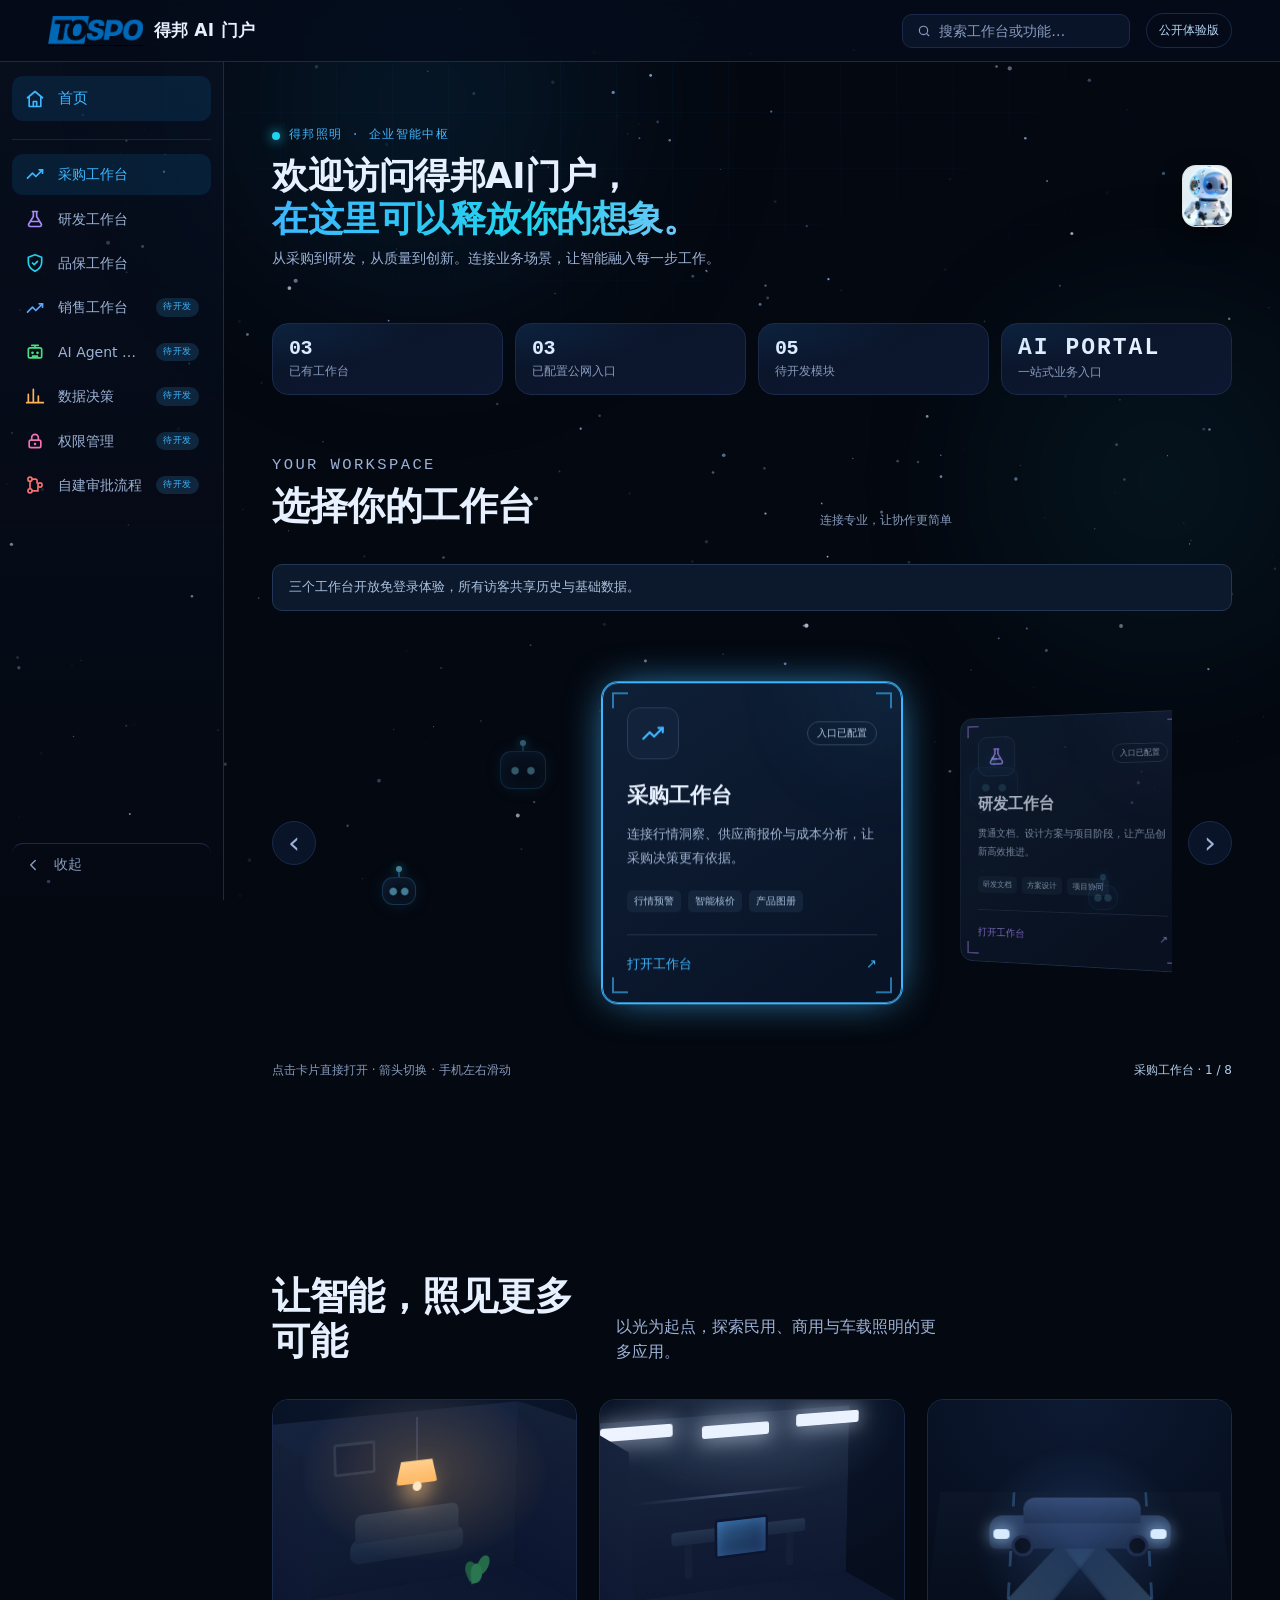
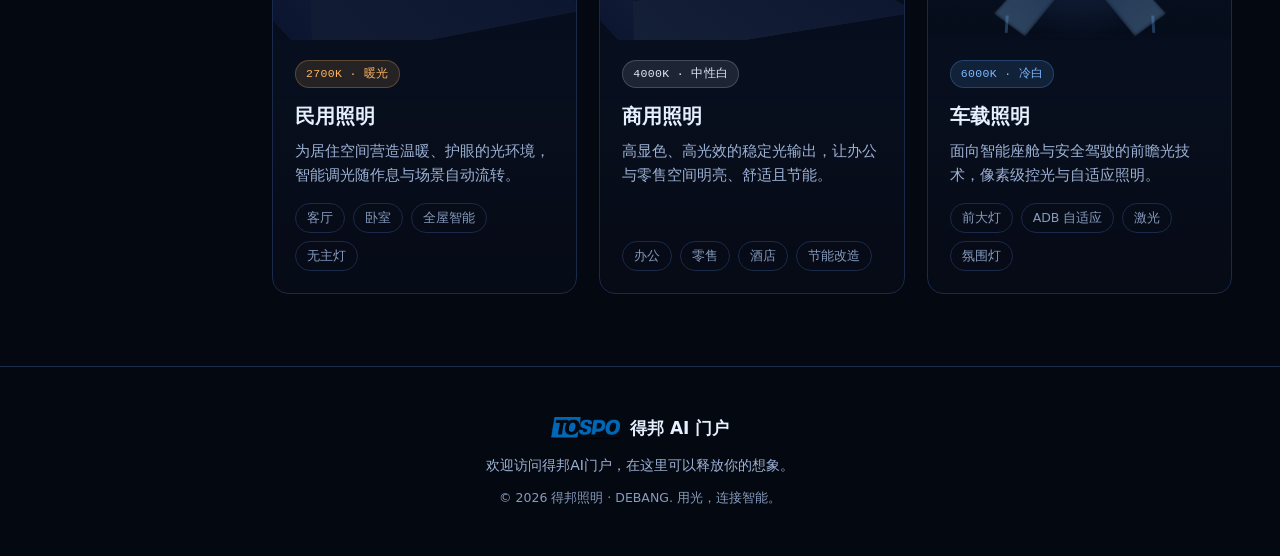
<file: index.html>
<!DOCTYPE html>
<html lang="zh-CN">
<head>
  <meta charset="UTF-8" />
  <meta name="viewport" content="width=device-width, initial-scale=1.0" />
  <title>得邦 AI 门户 · 智能工作台</title>
  <meta name="description" content="得邦 AI 门户 —— 面向照明制造企业的内部 AI 工作台，连接采购、研发、品保工作台，探索企业 AI 应用。" />
  <link rel="stylesheet" href="css/base.css" />
  <link rel="stylesheet" href="css/home.css" />
  <link rel="stylesheet" href="css/portal.css?v=aa05c3f56104" />
  <link rel="icon" href="logo.png" />
</head>
<body>
  <!-- 背景光效 -->
  <div class="bg-field" aria-hidden="true">
    <canvas class="stars" id="stars"></canvas>
    <div class="bg-beam bg-beam--a"></div>
    <div class="bg-beam bg-beam--b"></div>
    <div class="bg-grid"></div>
  </div>

  <!-- ============ 顶部导航 ============ -->
  <header class="site-header">
    <a class="brand" href="#top" aria-label="得邦 AI 门户首页">
      <img class="brand-logo" src="logo.png" alt="得邦 logo" />
      <span class="brand__name">得邦 AI 门户</span>
    </a>
    <div class="header-right">
      <div class="search" role="search">
        <svg viewBox="0 0 24 24" width="16" height="16" aria-hidden="true"><circle cx="11" cy="11" r="7" fill="none" stroke="currentColor" stroke-width="2"/><path d="M20 20 L16.5 16.5" stroke="currentColor" stroke-width="2" stroke-linecap="round"/></svg>
        <input type="text" id="global-search" placeholder="搜索工作台或功能…" aria-label="搜索工作台或功能" autocomplete="off" />
      </div>
<span class="visitor-chip">公开体验版</span>
    </div>
  </header>

  <!-- ============ 布局：侧边栏 + 内容 ============ -->
  <div class="layout">
    <aside class="sidebar" id="sidebar" aria-label="侧边导航">
      <nav class="sidebar__nav">
        <a class="side-item is-active" href="#top" data-nav="home" title="首页">
          <span class="side-item__icon">
            <svg viewBox="0 0 24 24" width="20" height="20"><path d="M3 10.5L12 3l9 7.5" fill="none" stroke="currentColor" stroke-width="2" stroke-linecap="round" stroke-linejoin="round"/><path d="M5 9.5V21h14V9.5" fill="none" stroke="currentColor" stroke-width="2" stroke-linecap="round" stroke-linejoin="round"/><path d="M10 21v-6h4v6" fill="none" stroke="currentColor" stroke-width="2" stroke-linecap="round" stroke-linejoin="round"/></svg>
          </span>
          <span class="side-item__label">首页</span>
        </a>



        <div class="sidebar__modules" id="sidebar-modules"><!-- JS 渲染 --></div>
      </nav>

      <button class="sidebar__collapse" id="sidebar-toggle" type="button" title="收起导航" aria-label="收起导航">
        <svg viewBox="0 0 24 24" width="18" height="18" class="collapse-chevron"><path d="M15 6l-6 6 6 6" fill="none" stroke="currentColor" stroke-width="2" stroke-linecap="round" stroke-linejoin="round"/></svg>
        <span class="sidebar__collapse-label">收起</span>
      </button>
    </aside>

    <main class="content" id="top">
      <!-- ============ HERO 欢迎语 ============ -->
      <section class="hero" aria-labelledby="hero-title">
        <div class="hero__copy">
          <p class="hero__kicker"><span class="pulse-dot"></span> 得邦照明 · 企业智能中枢</p>
          <h1 id="hero-title" class="hero__title">欢迎访问得邦AI门户，<br /><em>在这里可以释放你的想象。</em></h1>
          <p class="hero__sub">从采购到研发，从质量到创新。连接业务场景，让智能融入每一步工作。</p>
        </div>
        <div class="hero__mascot" aria-hidden="true">
          <img class="mascot__img" src="人偶.png" alt="" />
        </div>
      </section>

      <section class="stats" aria-label="工作台概览">
        <div class="stat"><div class="stat__body"><strong class="stat__num">03</strong><span class="stat__label">已有工作台</span></div></div>
        <div class="stat"><div class="stat__body"><strong class="stat__num" id="configured-count">00</strong><span class="stat__label">已配置公网入口</span></div></div>
        <div class="stat"><div class="stat__body"><strong class="stat__num">05</strong><span class="stat__label">待开发模块</span></div></div>
        <div class="stat"><div class="stat__body"><strong class="stat__num stat__num--text">AI PORTAL</strong><span class="stat__label">一站式业务入口</span></div></div>
      </section>
      <section class="departments" id="departments" aria-labelledby="departments-title">
        <div class="section-head"><div><p class="section-eyebrow">YOUR WORKSPACE</p><h2 id="departments-title">选择你的工作台</h2></div><span class="section-note">连接专业，让协作更简单</span></div>
        <p class="portal-notice" id="portal-notice">采购、研发、品保项目已具备本地应用，云端服务接入后即可从这里访问。</p>
        <div class="dept-carousel" id="dept-carousel" role="region" aria-label="工作台轮播" aria-roledescription="轮播">
          <button class="carousel__nav carousel__nav--prev" type="button" aria-label="上一个工作台">‹</button>
          <div class="carousel3d" tabindex="0" aria-label="工作台卡片：点击后在新标签页打开；方向键切换" aria-describedby="carousel-help">
            <div class="carousel3d__bg" id="carousel3d-bg" aria-hidden="true"><span class="robo robo--1"></span><span class="robo robo--2"></span><span class="robo robo--3"></span><span class="robo robo--4"></span><span class="robo robo--5"></span></div>
            <div class="carousel3d__ring" id="dept-grid"></div>
          </div>
          <button class="carousel__nav carousel__nav--next" type="button" aria-label="下一个工作台">›</button>
        </div>
        <div class="carousel-caption"><p id="carousel-help">点击卡片直接打开 · 箭头切换 · 手机左右滑动</p><p id="carousel-status" role="status" aria-live="polite"></p></div>
        <p id="search-empty" class="empty-state" hidden role="status">没有找到匹配的工作台，请换个关键词。</p>
        <noscript><p class="portal-notice">请启用浏览器 JavaScript 查看工作台。当前三个工作台的云端服务尚待接入。</p></noscript>
      </section>
      <!-- ============ 3D 照明场景 ============ -->
      <section class="scenes" id="scenes" aria-labelledby="scenes-title">
        <div class="section-head">
          <h2 id="scenes-title">让智能，照见更多可能</h2>
          <p>以光为起点，探索民用、商用与车载照明的更多应用。</p>
        </div>

        <div class="scenes__grid">
          <article class="scene-card">
            <div class="scene3d scene3d--home" data-tilt data-tilt-max="14">
              <div class="room">
                <div class="face face--back"></div>
                <div class="face face--floor"></div>
                <div class="face face--left"></div>
                <div class="face face--right"></div>
                <div class="pendant">
                  <div class="pendant__cord"></div>
                  <div class="pendant__shade"></div>
                  <div class="pendant__bulb"></div>
                </div>
                <div class="sofa"><div class="sofa__seat"></div><div class="sofa__back"></div></div>
                <div class="plant"><span class="plant__leaf plant__leaf--1"></span><span class="plant__leaf plant__leaf--2"></span><span class="plant__leaf plant__leaf--3"></span></div>
                <div class="frame"></div>
              </div>
              <div class="scene3d__glow scene3d__glow--warm"></div>
            </div>
            <div class="scene-card__body">
              <span class="temp-chip temp-chip--warm">2700K · 暖光</span>
              <h3>民用照明</h3>
              <p>为居住空间营造温暖、护眼的光环境，智能调光随作息与场景自动流转。</p>
              <ul class="scene-tags"><li>客厅</li><li>卧室</li><li>全屋智能</li><li>无主灯</li></ul>
            </div>
          </article>

          <article class="scene-card">
            <div class="scene3d scene3d--commercial" data-tilt data-tilt-max="14">
              <div class="office">
                <div class="face face--back"></div>
                <div class="face face--floor"></div>
                <div class="face face--left"></div>
                <div class="ceiling"><span class="panel panel--1"></span><span class="panel panel--2"></span><span class="panel panel--3"></span></div>
                <div class="desk"><div class="desk__top"></div><div class="desk__leg desk__leg--1"></div><div class="desk__leg desk__leg--2"></div></div>
                <div class="monitor"><div class="monitor__screen"></div></div>
                <div class="track"></div>
              </div>
              <div class="scene3d__glow scene3d__glow--cool"></div>
            </div>
            <div class="scene-card__body">
              <span class="temp-chip temp-chip--neutral">4000K · 中性白</span>
              <h3>商用照明</h3>
              <p>高显色、高光效的稳定光输出，让办公与零售空间明亮、舒适且节能。</p>
              <ul class="scene-tags"><li>办公</li><li>零售</li><li>酒店</li><li>节能改造</li></ul>
            </div>
          </article>

          <article class="scene-card">
            <div class="scene3d scene3d--auto" data-tilt data-tilt-max="14">
              <div class="road">
                <div class="road__plane">
                  <div class="road__lane road__lane--l"></div>
                  <div class="road__lane road__lane--r"></div>
                </div>
                <div class="car">
                  <div class="car__body"></div>
                  <div class="car__cabin"></div>
                  <div class="car__headlight car__headlight--l"></div>
                  <div class="car__headlight car__headlight--r"></div>
                  <div class="car__wheel car__wheel--1"></div>
                  <div class="car__wheel car__wheel--2"></div>
                </div>
                <div class="beam beam--l"></div>
                <div class="beam beam--r"></div>
              </div>
              <div class="scene3d__glow scene3d__glow--blue"></div>
            </div>
            <div class="scene-card__body">
              <span class="temp-chip temp-chip--cool">6000K · 冷白</span>
              <h3>车载照明</h3>
              <p>面向智能座舱与安全驾驶的前瞻光技术，像素级控光与自适应照明。</p>
              <ul class="scene-tags"><li>前大灯</li><li>ADB 自适应</li><li>激光</li><li>氛围灯</li></ul>
            </div>
          </article>
        </div>
      </section>
    </main>
  </div>

  <footer class="site-footer">
    <div class="footer__brand">
      <img class="footer__logo" src="logo.png" alt="得邦" />
      <span>得邦 AI 门户</span>
    </div>
    <p class="footer__tag">欢迎访问得邦AI门户，在这里可以释放你的想象。</p>
    <p class="footer__copy">© 2026 得邦照明 · DEBANG. 用光，连接智能。</p>
  </footer>

  <dialog id="entry-dialog" class="entry-dialog" aria-labelledby="entry-title">
    <form method="dialog"><button class="dialog-close" aria-label="关闭">✕</button></form>
    <p class="section-eyebrow">WORKSPACE STATUS</p>
    <h2 id="entry-title"></h2><p id="entry-description"></p>
    <div class="entry-status"><span class="pending-dot"></span>已有项目 · 云端待接入</div>
    <p>这个工作台正在准备云端运行环境，暂未开放公网体验。接入完成后，这张卡片将直接带你进入应用。</p>
    <form method="dialog"><button class="btn btn--primary">知道了</button></form>
  </dialog>
  <script src="js/portal-config.js?v=8fe31b81ab36"></script>
  <script src="js/portal-core.js?v=f4f44d8c54c6"></script>
  <script src="js/portal-carousel.js?v=e6cf0e618193"></script>
  <script src="js/app.js?v=7398c944ce48"></script>
</body>
</html>
</file>
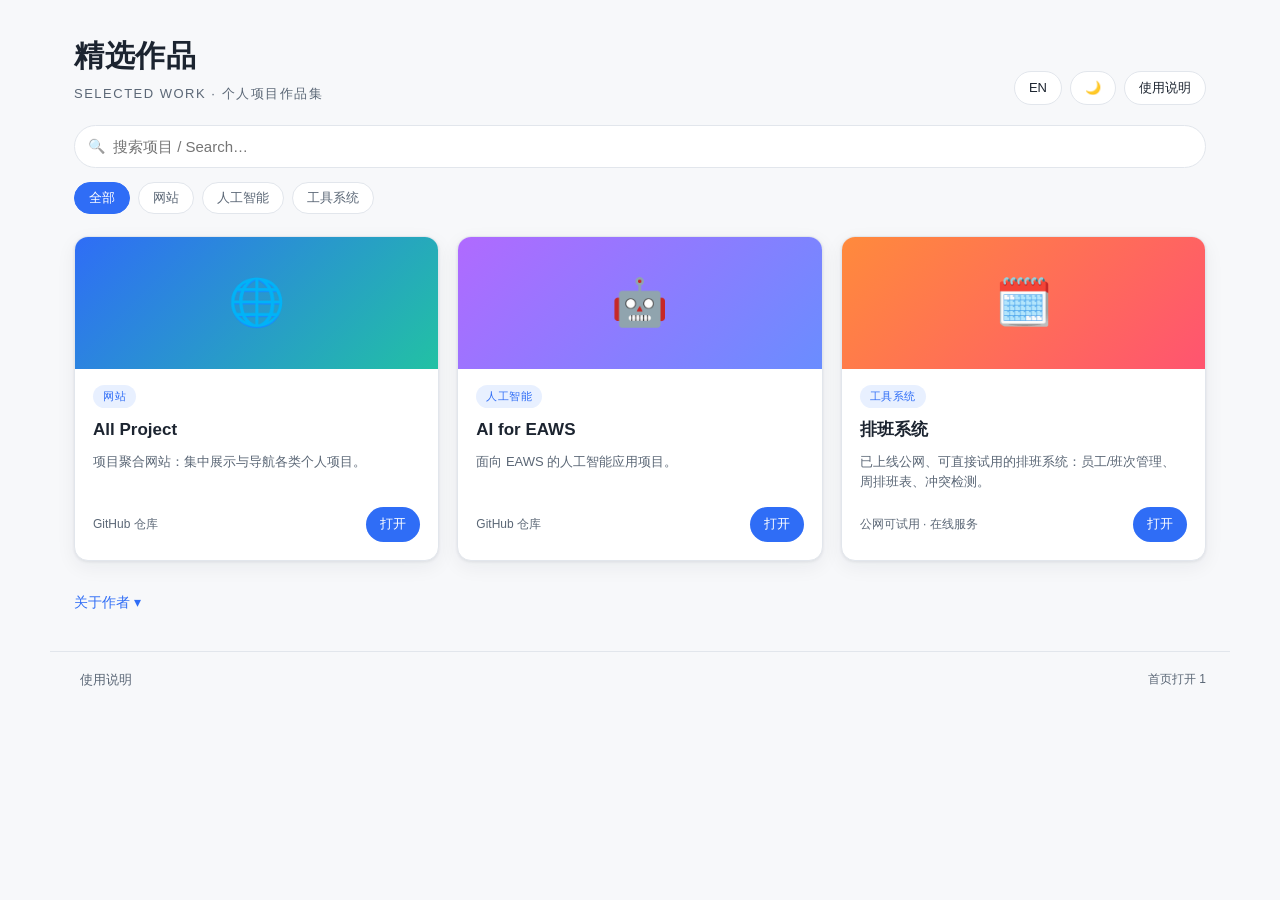
<file: portfolio/index.html>
<!DOCTYPE html>
<html lang="zh" id="root">
<head>
  <meta charset="UTF-8" />
  <meta name="viewport" content="width=device-width, initial-scale=1.0" />
  <title>作品集 · My Works</title>
  <meta name="description" content="个人项目作品集 · 静态托管 · 支持中英双语" />
  <link rel="stylesheet" href="./styles.css" />
</head>
<body>
  <header class="site-header">
    <div class="brand">
      <h1 data-i18n="siteTitle">精选作品</h1>
      <p class="subtitle" data-i18n="siteSubtitle">SELECTED WORK · 个人项目作品集</p>
    </div>
    <div class="controls">
      <button id="langBtn" class="ctrl-btn" type="button" aria-label="切换语言">EN</button>
      <button id="themeBtn" class="ctrl-btn" type="button" aria-label="切换主题">🌙</button>
      <button id="guideBtn" class="ctrl-btn" type="button" data-i18n="guide">使用说明</button>
    </div>
  </header>

  <main>
    <section class="toolbar">
      <div class="search-wrap">
        <span class="search-icon" aria-hidden="true">🔍</span>
        <input type="search" id="searchInput" data-i18n-ph="searchPH" placeholder="搜索项目 / Search…" />
      </div>
      <div class="filters" id="filterBar"><!-- 由 main.js 生成 --></div>
    </section>

    <section class="grid" id="projectGrid" aria-live="polite"><!-- 由 main.js 渲染 --></section>

    <section class="guide" id="guidePanel" hidden>
      <h2 data-i18n="guideTitle">整站使用说明</h2>
      <div class="guide-body" data-i18n-html="guideBody"></div>
    </section>

    <section class="about">
      <button class="about-toggle" id="aboutToggle" type="button" data-i18n="aboutToggle">关于作者 ▾</button>
      <div class="about-body" id="aboutBody" hidden>
        <div data-i18n-html="aboutBody"></div>
      </div>
    </section>
  </main>

  <footer class="site-footer">
    <button id="footerGuideBtn" class="link-btn" type="button" data-i18n="guide">整站使用说明</button>
    <span class="views" id="homeViews" title="首页打开次数">—</span>
  </footer>

  <script src="./main.js"></script>
</body>
</html>
</file>
<file: css/base.css>
/* ============ 设计令牌 & 重置 ============ */
:root {
  --bg: #040810;
  --bg-soft: #060d1c;
  --panel: #0a1428;
  --panel-2: #0d1830;
  --panel-3: #101c38;
  --line: #1b2a4a;
  --line-soft: #15243f;
  --text: #e6f0ff;
  --text-dim: #9db2d6;
  --text-mute: #5f769b;

  --blue: #1b86d9;
  --blue-2: #3fb6ff;
  --cyan: #22d3ee;
  --warm: #ffb45c;
  --warm-2: #ffa657;
  --green: #07c160;

  --radius: 16px;
  --radius-sm: 10px;
  --shadow: 0 20px 60px rgba(2, 8, 20, .55);
  --font: 'Space Grotesk', 'PingFang SC', 'Microsoft YaHei', system-ui, sans-serif;
  --mono: 'IBM Plex Mono', 'SFMono-Regular', Consolas, monospace;
}

* { margin: 0; padding: 0; box-sizing: border-box; }

html { scroll-behavior: smooth; }

body {
  font-family: var(--font);
  background: var(--bg);
  color: var(--text);
  line-height: 1.6;
  overflow-x: hidden;
  -webkit-font-smoothing: antialiased;
}

a { color: inherit; text-decoration: none; }
button { font-family: inherit; cursor: pointer; border: none; background: none; color: inherit; }
input { font-family: inherit; color: inherit; }
ul { list-style: none; }
img, svg { display: block; }

::selection { background: rgba(27, 134, 217, .35); }

/* 滚动条 */
::-webkit-scrollbar { width: 10px; height: 10px; }
::-webkit-scrollbar-track { background: var(--bg-soft); }
::-webkit-scrollbar-thumb { background: #1b2a4a; border-radius: 8px; }
::-webkit-scrollbar-thumb:hover { background: #26385f; }

.sr-only {
  position: absolute; width: 1px; height: 1px;
  padding: 0; margin: -1px; overflow: hidden;
  clip: rect(0,0,0,0); white-space: nowrap; border: 0;
}

[hidden] { display: none !important; }

/* ============ 背景光效 ============ */
.bg-field { position: fixed; inset: 0; z-index: -1; overflow: hidden; pointer-events: none; }
.bg-grid {
  position: absolute; inset: 0;
  background-image:
    linear-gradient(rgba(27,134,217,.05) 1px, transparent 1px),
    linear-gradient(90deg, rgba(27,134,217,.05) 1px, transparent 1px);
  background-size: 56px 56px;
  mask-image: radial-gradient(ellipse 90% 70% at 50% 0%, #000 0%, transparent 78%);
}
.bg-beam {
  position: absolute; border-radius: 50%;
  filter: blur(90px); opacity: .5;
  will-change: transform;
}
.bg-beam--a { width: 640px; height: 640px; top: -220px; left: 8%; background: radial-gradient(circle, rgba(27,134,217,.35), transparent 60%); }
.bg-beam--b { width: 520px; height: 520px; top: 220px; right: -140px; background: radial-gradient(circle, rgba(34,211,238,.22), transparent 60%); }

.stars { position: absolute; inset: 0; width: 100%; height: 100%; display: block; }

/* ============ 品牌标 ============ */
.brand-mark { width: 34px; height: 34px; flex: none; }

/* ============ 通用按钮 ============ */
.btn {
  display: inline-flex; align-items: center; gap: 8px;
  padding: 11px 22px; border-radius: 12px;
  font-size: 15px; font-weight: 600; letter-spacing: .2px;
  transition: transform .18s ease, box-shadow .18s ease, background .18s ease, border-color .18s;
  white-space: nowrap;
}
.btn--primary {
  background: linear-gradient(135deg, var(--blue-2), var(--blue));
  color: #fff; box-shadow: 0 10px 30px rgba(27,134,217,.35);
}
.btn--primary:hover { transform: translateY(-2px); box-shadow: 0 16px 40px rgba(27,134,217,.5); }
.btn--ghost {
  background: transparent; color: var(--text-dim);
  border: 1px solid var(--line);
}
.btn--ghost:hover { border-color: var(--blue); color: var(--text); transform: translateY(-2px); }

.status-dot { display: inline-block; width: 8px; height: 8px; border-radius: 50%; background: var(--green); box-shadow: 0 0 0 0 rgba(7,193,96,.6); animation: pulse-dot 2s infinite; }
.pulse-dot { display: inline-block; width: 8px; height: 8px; border-radius: 50%; background: var(--cyan); box-shadow: 0 0 12px var(--cyan); }
@keyframes pulse-dot {
  0% { box-shadow: 0 0 0 0 rgba(7,193,96,.55); }
  70% { box-shadow: 0 0 0 7px rgba(7,193,96,0); }
  100% { box-shadow: 0 0 0 0 rgba(7,193,96,0); }
}

/* ============ 节标题 ============ */
.section-head { max-width: 680px; margin-bottom: 34px; }
.section-head h2 {
  font-size: clamp(26px, 3.4vw, 38px);
  font-weight: 700; letter-spacing: -.5px; line-height: 1.2;
}
.section-head p { color: var(--text-dim); margin-top: 10px; font-size: 15.5px; }

/* ============ 加载 spinner ============ */
.spinner {
  width: 26px; height: 26px; border-radius: 50%;
  border: 3px solid rgba(255,255,255,.2); border-top-color: #fff;
  animation: spin .8s linear infinite;
}
@keyframes spin { to { transform: rotate(360deg); } }

:focus-visible { outline: 2px solid var(--blue-2); outline-offset: 2px; }

@media (prefers-reduced-motion: reduce) {
  html { scroll-behavior: auto; }
  * { transition: none !important; animation: none !important; }
}
</file>
<file: css/home.css>
/* ============================================================
   得邦 AI 门户 · 首页样式
   ============================================================ */

/* ============ 顶部导航 ============ */
.site-header {
  position: sticky; top: 0; z-index: 50;
  display: flex; align-items: center; gap: 20px;
  height: 62px;
  padding: 0 clamp(20px, 4vw, 48px);
  background: rgba(6, 12, 26, .78);
  backdrop-filter: saturate(150%) blur(16px);
  border-bottom: 1px solid var(--line);
}
.brand { display: flex; align-items: center; gap: 11px; }
.brand-logo { height: 30px; width: auto; }
.brand__name { font-weight: 700; font-size: 17px; letter-spacing: .3px; white-space: nowrap; }

.header-right { display: flex; align-items: center; gap: 16px; margin-left: auto; }

/* ============ 布局：侧边栏 + 内容 ============ */
.layout { display: flex; align-items: flex-start; max-width: 1440px; margin: 0 auto; }

.sidebar {
  position: sticky; top: 62px;
  width: 224px; flex: 0 0 224px;
  height: calc(100vh - 62px);
  display: flex; flex-direction: column;
  padding: 14px 12px;
  border-right: 1px solid var(--line);
  background: linear-gradient(180deg, rgba(10, 20, 40, .5), rgba(6, 12, 26, .28));
  overflow-y: auto; overflow-x: hidden;
  transition: width .22s ease, flex-basis .22s ease;
}
.sidebar__nav { display: flex; flex-direction: column; gap: 4px; flex: 1; }

.side-item {
  display: flex; align-items: center; gap: 12px;
  padding: 11px 12px; border-radius: 11px;
  color: var(--text-dim); font-size: 14.5px; font-weight: 500;
  width: 100%; text-align: left; white-space: nowrap;
  transition: background .18s ease, color .18s ease;
}
.side-item:hover { background: var(--panel-3); color: var(--text); }
.side-item.is-active { background: rgba(27, 134, 217, .14); color: var(--blue-2); }
.side-item__icon { width: 22px; height: 22px; display: grid; place-items: center; flex: none; }
.side-item__icon svg { width: 20px; height: 20px; }
.side-item__label { flex: 1; overflow: hidden; text-overflow: ellipsis; }
.side-item__badge {
  font-family: var(--mono); font-size: 10px; letter-spacing: .08em;
  padding: 2px 7px; border-radius: 999px;
  background: rgba(63, 182, 255, .16); color: var(--blue-2);
}

.side-item--ask { color: var(--warm); }
.side-item--ask:hover { color: var(--warm-2); }
.side-item--ask .side-item__badge { background: rgba(255, 180, 92, .16); color: var(--warm); }

.side-group {
  margin: 18px 12px 8px;
  font-family: var(--mono); font-size: 10.5px; letter-spacing: .14em;
  text-transform: uppercase; color: var(--text-mute);
  white-space: nowrap;
}
.sidebar__modules { display: flex; flex-direction: column; gap: 4px; margin-top: 14px; padding-top: 14px; border-top: 1px solid var(--line-soft); }
.sidebar__modules .side-item { padding: 9px 12px; font-size: 14px; }

.sidebar__collapse {
  display: flex; align-items: center; gap: 12px;
  padding: 12px; margin-top: 12px;
  border-top: 1px solid var(--line);
  color: var(--text-mute); font-size: 14px; width: 100%;
  border-radius: 11px; text-align: left; white-space: nowrap;
  transition: color .18s ease, background .18s ease;
}
.sidebar__collapse:hover { color: var(--text); background: var(--panel-3); }
.sidebar__collapse .collapse-chevron { transition: transform .22s ease; }
.sidebar__collapse-label { flex: 1; }

/* 折叠态 */
body.sidebar-collapsed .sidebar { width: 68px; flex-basis: 68px; padding: 14px 10px; }
body.sidebar-collapsed .side-item { justify-content: center; gap: 0; }
body.sidebar-collapsed .side-item__label,
body.sidebar-collapsed .side-item__badge,
body.sidebar-collapsed .sidebar__collapse-label { display: none; }
body.sidebar-collapsed .side-group { margin: 14px 6px 6px; height: 1px; padding: 0; background: var(--line); font-size: 0; overflow: hidden; }
body.sidebar-collapsed .sidebar__collapse { justify-content: center; gap: 0; }
body.sidebar-collapsed .sidebar__collapse .collapse-chevron { transform: rotate(180deg); }

.content { flex: 1; min-width: 0; }

.search {
  display: flex; align-items: center; gap: 8px;
  padding: 8px 14px; border: 1px solid var(--line);
  border-radius: 10px; background: var(--panel);
  color: var(--text-mute); min-width: 220px;
  transition: border-color .2s;
}
.search:focus-within { border-color: var(--blue); }
.search input { background: transparent; border: 0; outline: 0; font-size: 14px; width: 100%; color: var(--text); }
.search input::placeholder { color: var(--text-mute); }

.user { display: flex; align-items: center; gap: 10px; padding: 5px 8px 5px 5px; border-radius: 10px; border: 1px solid transparent; transition: border-color .2s; }
.user:hover { border-color: var(--line); }
.user__avatar {
  width: 34px; height: 34px; border-radius: 50%;
  display: grid; place-items: center; flex: none;
  background: linear-gradient(135deg, var(--blue-2), var(--blue));
  font-size: 15px; font-weight: 600; color: #fff;
}
.user__info { display: flex; flex-direction: column; line-height: 1.2; }
.user__info strong { font-size: 13.5px; font-weight: 600; }
.user__info em { font-size: 11.5px; font-style: normal; color: var(--text-mute); }
.user__logout { padding: 6px; border-radius: 8px; color: var(--text-mute); transition: color .2s, background .2s; }
.user__logout:hover { color: #ff8a8a; background: rgba(255,90,90,.08); }

/* ============ 统计栏 ============ */
.stats {
  display: grid; grid-template-columns: repeat(4, 1fr);
  gap: 12px;
  padding: 16px clamp(20px, 4vw, 48px) 2px;
  max-width: 1280px; margin: 0 auto;
}
.stat {
  position: relative; overflow: hidden;
  display: flex; align-items: center; gap: 12px;
  padding: 12px 16px;
  background: linear-gradient(160deg, var(--panel), var(--panel-2));
  border: 1px solid var(--line); border-radius: var(--radius);
}
.stat::after {
  content: ""; position: absolute; inset: 0;
  background: radial-gradient(120% 120% at 0% 0%, rgba(27,134,217,.12), transparent 55%);
  pointer-events: none;
}
.stat__icon {
  width: 36px; height: 36px; border-radius: 10px; flex: none;
  display: grid; place-items: center;
  background: rgba(27,134,217,.14); color: var(--blue-2);
}
.stat__icon--token { background: rgba(34,211,238,.12); color: var(--cyan); }
.stat__icon--visit { background: rgba(255,180,92,.12); color: var(--warm); }
.stat__icon--online { background: rgba(7,193,96,.12); color: #4ade80; }
.stat__body { display: flex; flex-direction: column; }
.stat__num { font-family: var(--mono); font-size: 20px; font-weight: 600; letter-spacing: -.5px; line-height: 1.1; }
.stat__label { font-size: 12px; color: var(--text-mute); margin-top: 2px; }

/* ============ HERO ============ */
.hero {
  max-width: 1280px; margin: 0 auto;
  padding: clamp(14px, 2vw, 24px) clamp(20px, 4vw, 48px) 2px;
  display: flex; align-items: center; gap: 20px;
}
.hero__copy { flex: 1; min-width: 0; }
.hero__kicker {
  display: inline-flex; align-items: center; gap: 9px;
  font-family: var(--mono); font-size: 12px; letter-spacing: .12em;
  color: var(--blue-2); text-transform: uppercase; margin-bottom: 10px;
}
.hero__title {
  font-size: clamp(20px, 2.8vw, 30px);
  font-weight: 700; line-height: 1.18; letter-spacing: -.5px;
}
.hero__title em {
  font-style: normal;
  background: linear-gradient(120deg, var(--blue-2), var(--cyan) 60%, #7cc4f8);
  -webkit-background-clip: text; background-clip: text; color: transparent;
}
.hero__sub { color: var(--text-dim); font-size: 13.5px; margin-top: 8px; max-width: 640px; }

/* 小邦人偶 */
.mascot__img { display: block; object-fit: cover; }
.hero__mascot {
  position: relative; flex: none; padding: 0;
  width: 50px; height: 62px;
  border: 1px solid rgba(255,255,255,.30); border-radius: 14px; overflow: hidden;
  background: #d1d9dc; cursor: pointer;
  box-shadow: 0 10px 26px rgba(0,0,0,.45);
  animation: mascot-float 3.2s ease-in-out infinite;
  transition: box-shadow .2s ease;
}
.hero__mascot .mascot__img { width: 100%; height: 100%; }
.hero__mascot:hover { box-shadow: 0 12px 30px rgba(0,0,0,.5), 0 0 0 2px rgba(120,200,255,.45); }

@keyframes mascot-float {
  0%, 100% { transform: translateY(0); }
  50% { transform: translateY(-7px); }
}

/* ============ 小邦助手聊天 ============ */
.assistant {
  border: 1px solid var(--line-strong); border-radius: var(--radius);
  background: linear-gradient(180deg, var(--panel-2), var(--panel));
  box-shadow: 0 30px 80px -30px rgba(0,0,0,.65);
  overflow: hidden;
  display: flex; flex-direction: column;
}
.assistant__head {
  display: flex; align-items: center; justify-content: space-between;
  padding: 16px 18px; border-bottom: 1px solid var(--line);
}
.assistant__id { display: flex; align-items: center; gap: 12px; }
.assistant__avatar {
  width: 40px; height: 40px; border-radius: 12px; flex: none;
  display: grid; place-items: center; font-weight: 700; font-size: 18px; color: #fff;
  background: linear-gradient(135deg, var(--blue-2), var(--blue));
  box-shadow: 0 6px 20px rgba(27,134,217,.4);
}
.assistant__id strong { display: block; font-size: 16px; }
.assistant__id em { display: flex; align-items: center; gap: 6px; font-style: normal; font-size: 12.5px; color: var(--text-mute); }
.assistant__badge { font-family: var(--mono); font-size: 10.5px; letter-spacing: .14em; color: var(--text-mute); border: 1px solid var(--line); padding: 4px 9px; border-radius: 999px; }

.assistant__body {
  height: 300px; overflow-y: auto;
  padding: 20px 16px;
  display: flex; flex-direction: column; gap: 14px;
  scroll-behavior: smooth;
}
.assistant__chips { display: flex; flex-wrap: wrap; gap: 8px; padding: 0 16px 14px; }

.chip {
  padding: 7px 13px; font-size: 13px; color: var(--text-dim);
  border: 1px solid var(--line); border-radius: 999px; background: transparent;
  transition: color .2s, border-color .2s, background .2s;
}
.chip:hover { color: var(--text); border-color: var(--blue); background: rgba(27,134,217,.1); }

.assistant__form { display: flex; gap: 10px; padding: 12px; border-top: 1px solid var(--line); }
.assistant__form input {
  flex: 1; min-width: 0; padding: 11px 15px;
  border: 1px solid var(--line); border-radius: 999px;
  background: var(--bg-soft); color: var(--text); font-size: 14.5px; outline: 0;
  transition: border-color .2s;
}
.assistant__form input:focus { border-color: var(--blue); }
.assistant__form input::placeholder { color: var(--text-mute); }
.send {
  flex: none; width: 42px; height: 42px; border-radius: 50%;
  display: grid; place-items: center; color: #04101f;
  background: linear-gradient(135deg, var(--blue-2), var(--blue));
  box-shadow: 0 8px 20px rgba(27,134,217,.35);
  transition: transform .15s, box-shadow .2s;
}
.send:hover { transform: translateY(-1px); box-shadow: 0 12px 26px rgba(27,134,217,.5); }

/* 消息气泡 */
.msg { display: flex; gap: 10px; max-width: 92%; }
.msg--user { align-self: flex-end; flex-direction: row-reverse; }
.msg__avatar {
  width: 30px; height: 30px; border-radius: 9px; flex: none;
  display: grid; place-items: center; font-size: 13px; font-weight: 600;
  color: #fff; background: linear-gradient(135deg, var(--blue-2), var(--blue));
  margin-top: 2px;
}
.msg--user .msg__avatar { background: linear-gradient(135deg, #7cc4f8, #3fb6ff); color: #04101f; }
.msg__bubble {
  padding: 11px 14px; font-size: 14px; line-height: 1.55;
  background: var(--panel-3); border: 1px solid var(--line);
  border-radius: 14px; border-top-left-radius: 4px; color: var(--text);
}
.msg--user .msg__bubble {
  background: linear-gradient(135deg, #3a9be0, #1b86d9);
  color: #06101f; font-weight: 500; border: none;
  border-radius: 14px; border-top-right-radius: 4px;
}
.msg--typing .msg__bubble { color: var(--text-mute); }
.msg--typing .msg__bubble::after {
  content: ""; display: inline-block; width: 5px; height: 5px; margin-left: 5px;
  border-radius: 50%; background: var(--text-mute); animation: blink 1s steps(2,start) infinite;
}
@keyframes blink { to { visibility: hidden; } }

/* ============ 3D 场景 ============ */
.scenes { padding: clamp(48px, 8vh, 96px) clamp(20px, 4vw, 48px); max-width: 1280px; margin: 0 auto; }
.scenes .section-head { margin-left: 0; }

.scenes__grid { display: grid; grid-template-columns: repeat(3, 1fr); gap: 22px; }

.scene-card {
  border: 1px solid var(--line); border-radius: var(--radius);
  background: linear-gradient(180deg, var(--panel), rgba(8,13,26,.6));
  overflow: hidden; display: flex; flex-direction: column;
  transition: transform .25s ease, border-color .25s ease, box-shadow .25s ease;
}
.scene-card:hover { transform: translateY(-6px); border-color: #2b4068; box-shadow: 0 24px 60px -24px rgba(0,0,0,.7); }

/* 3D 舞台 */
.scene3d {
  position: relative; height: 240px;
  perspective: 1100px; perspective-origin: 50% 42%;
  overflow: hidden;
  cursor: grab;
  background: radial-gradient(120% 120% at 50% 0%, #0d1a33, #060d1c 70%);
}
.scene3d:active { cursor: grabbing; }
.room, .office, .road { position: absolute; inset: 0; transform-style: preserve-3d; transition: transform .25s ease-out; }

.face { position: absolute; left: 50%; top: 50%; }

/* --- 民用照明 · 房间 --- */
.scene3d--home { --w: 300px; --h: 190px; --d: 150px; }
.scene3d--home .room { transform: rotateX(-16deg) rotateY(26deg); }
.room .face--back  { width: var(--w); height: var(--h); transform: translate(-50%,-50%) translateZ(calc(var(--d) / -2)); background: linear-gradient(180deg, #16233f, #0d1830); border-radius: 4px; }
.room .face--floor { width: var(--w); height: var(--d); transform: translate(-50%,-50%) rotateX(90deg) translateZ(calc(var(--h) / -2)); background: linear-gradient(90deg, #121c33, #0d1630); }
.room .face--left  { width: var(--d); height: var(--h); transform: translate(-50%,-50%) rotateY(90deg) translateZ(calc(var(--w) / -2)); background: linear-gradient(180deg, #141f38, #0c1530); }
.room .face--right { width: var(--d); height: var(--h); transform: translate(-50%,-50%) rotateY(-90deg) translateZ(calc(var(--w) / -2)); background: linear-gradient(180deg, #141f38, #0c1530); }

/* 吊灯 */
.pendant { position: absolute; left: 50%; top: 8%; width: 2px; height: 44px; background: #2b3a5c; transform: translateZ(-20px); }
.pendant__shade {
  position: absolute; left: 50%; top: 44px; width: 46px; height: 24px;
  transform: translateX(-50%);
  background: linear-gradient(180deg, #ffd9a0, #ffb45c);
  clip-path: polygon(12% 0, 88% 0, 100% 100%, 0 100%);
  border-radius: 4px;
  box-shadow: 0 0 30px 6px rgba(255,180,92,.55);
}
.pendant__bulb {
  position: absolute; left: 50%; top: 66px; width: 10px; height: 10px;
  transform: translateX(-50%); border-radius: 50%;
  background: #fff3dd; box-shadow: 0 0 24px 8px rgba(255,200,130,.9);
}
.sofa { position: absolute; left: 50%; top: 62%; transform: translate(-50%,-50%) translateZ(-40px); width: 130px; height: 60px; }
.sofa__back { position: absolute; top: 0; left: 6px; right: 6px; height: 30px; background: linear-gradient(180deg, #24344f, #1a2740); border-radius: 8px 8px 0 0; }
.sofa__seat { position: absolute; top: 26px; left: 0; right: 0; height: 26px; background: linear-gradient(180deg, #20304c, #16233c); border-radius: 10px; }
.frame { position: absolute; left: 26%; top: 20%; width: 46px; height: 34px; transform: translateZ(-60px); background: #101c38; border: 3px solid #24344f; border-radius: 3px; }
.plant { position: absolute; right: 20%; bottom: 12%; width: 30px; height: 46px; transform: translateZ(-30px); }
.plant__leaf { position: absolute; width: 14px; height: 22px; border-radius: 50% 50% 50% 0; background: #1f5c3f; }
.plant__leaf--1 { left: 2px; bottom: 6px; transform: rotate(-24deg); }
.plant__leaf--2 { right: 0; bottom: 10px; transform: rotate(26deg); background: #256b49; }
.plant__leaf--3 { left: 8px; bottom: 2px; transform: rotate(-6deg); background: #2a7651; }

/* --- 商用照明 · 办公室 --- */
.scene3d--commercial { --w: 300px; --h: 190px; --d: 150px; }
.scene3d--commercial .office { transform: rotateX(-14deg) rotateY(24deg); }
.office .face--back  { width: var(--w); height: var(--h); transform: translate(-50%,-50%) translateZ(calc(var(--d) / -2)); background: linear-gradient(180deg, #1a2740, #0e1830); }
.office .face--floor { width: var(--w); height: var(--d); transform: translate(-50%,-50%) rotateX(90deg) translateZ(calc(var(--h) / -2)); background: linear-gradient(90deg, #141f38, #0e1730); }
.office .face--left  { width: var(--d); height: var(--h); transform: translate(-50%,-50%) rotateY(90deg) translateZ(calc(var(--w) / -2)); background: linear-gradient(180deg, #17233c, #0d1630); }

.ceiling { position: absolute; left: 50%; top: 10%; width: var(--w); height: 44px; transform: translateX(-50%) translateZ(-40px); }
.panel { position: absolute; width: 74px; height: 13px; background: #eef4ff; border-radius: 3px; box-shadow: 0 0 22px 3px rgba(220,235,255,.55); }
.panel--1 { left: 8px; top: 0; }
.panel--2 { left: 50%; top: 5px; transform: translateX(-50%); }
.panel--3 { right: 8px; top: 0; }

.desk { position: absolute; left: 50%; top: 66%; width: 150px; height: 50px; transform: translate(-50%,-50%) translateZ(-30px); }
.desk__top { position: absolute; top: 0; left: 0; right: 0; height: 14px; background: linear-gradient(180deg, #24344f, #1a2740); border-radius: 4px; }
.desk__leg { position: absolute; bottom: 0; width: 8px; height: 36px; background: #142036; border-radius: 2px; }
.desk__leg--1 { left: 14px; }
.desk__leg--2 { right: 14px; }
.monitor { position: absolute; left: 50%; top: 60%; width: 60px; height: 42px; transform: translate(-50%,-50%) translateZ(-26px); }
.monitor__screen { position: absolute; inset: 0; background: linear-gradient(160deg, #2f5f8f, #16284a); border: 3px solid #0c1530; border-radius: 4px; box-shadow: inset 0 0 14px rgba(90,160,255,.35); }
.track { position: absolute; left: 50%; top: 46%; width: 200px; height: 3px; transform: translate(-50%,-50%) translateZ(-70px); background: linear-gradient(90deg, transparent, #3a4a6a, transparent); }

/* --- 车载照明 · 道路 --- */
.scene3d--auto { --w: 320px; --d: 200px; }
.scene3d--auto .road { transform: rotateX(-12deg); }
.road__plane {
  position: absolute; left: 50%; bottom: 0; width: var(--w); height: var(--d);
  transform: translate(-50%, 0) rotateX(55deg); transform-origin: bottom;
  background: linear-gradient(180deg, #0c1628, #050c1a);
}
.road__lane { position: absolute; top: 0; bottom: 0; width: 3px; background: repeating-linear-gradient(180deg, #3a6a9e 0 22px, transparent 22px 44px); opacity: .5; }
.road__lane--l { left: 26%; }
.road__lane--r { right: 26%; }

.car { position: absolute; left: 50%; top: 46%; width: 180px; height: 90px; transform: translate(-50%,-50%) translateZ(10px); }
.car__body { position: absolute; bottom: 8px; left: 0; right: 0; height: 34px; background: linear-gradient(180deg, #2a3c5c, #18243c); border-radius: 14px 14px 6px 6px; }
.car__cabin { position: absolute; bottom: 34px; left: 34px; right: 30px; height: 26px; background: linear-gradient(180deg, #31456a, #1c2a44); border-radius: 12px 12px 0 0; }
.car__headlight { position: absolute; bottom: 18px; width: 16px; height: 10px; background: #dff1ff; border-radius: 4px; box-shadow: 0 0 16px 3px rgba(160,210,255,.8); }
.car__headlight--l { left: 4px; }
.car__headlight--r { right: 4px; }
.car__wheel { position: absolute; bottom: 0; width: 22px; height: 22px; border-radius: 50%; background: #05080f; border: 3px solid #1b2440; }
.car__wheel--1 { left: 22px; }
.car__wheel--2 { right: 22px; }

.beam { position: absolute; bottom: 10px; width: 40px; height: 200px; transform-origin: bottom; opacity: .6; filter: blur(2px); }
.beam--l { left: calc(50% - 92px); transform: rotate(38deg); background: linear-gradient(0deg, rgba(140,200,255,.5), transparent 78%); clip-path: polygon(40% 0, 100% 0, 100% 100%, 0 100%); }
.beam--r { right: calc(50% - 92px); transform: rotate(-38deg); background: linear-gradient(0deg, rgba(140,200,255,.5), transparent 78%); clip-path: polygon(0 0, 60% 0, 100% 100%, 0 100%); }

/* 光晕 */
.scene3d__glow { position: absolute; inset: 0; pointer-events: none; }
.scene3d__glow--warm { background: radial-gradient(60% 55% at 50% 30%, rgba(255,180,92,.22), transparent 70%); }
.scene3d__glow--cool { background: radial-gradient(70% 50% at 50% 8%, rgba(200,228,255,.16), transparent 70%); }
.scene3d__glow--blue { background: radial-gradient(50% 60% at 50% 60%, rgba(90,150,255,.2), transparent 70%); }

/* 场景卡正文 */
.scene-card__body { padding: 20px 22px 22px; display: flex; flex-direction: column; flex: 1; }
.temp-chip { align-self: flex-start; font-family: var(--mono); font-size: 11.5px; padding: 4px 10px; border-radius: 999px; margin-bottom: 12px; letter-spacing: .03em; }
.temp-chip--warm { color: var(--warm); background: rgba(255,180,92,.12); border: 1px solid rgba(255,180,92,.25); }
.temp-chip--neutral { color: #dfe8f4; background: rgba(220,230,245,.1); border: 1px solid rgba(220,230,245,.2); }
.temp-chip--cool { color: #7db8ff; background: rgba(95,168,255,.12); border: 1px solid rgba(95,168,255,.25); }
.scene-card__body h3 { font-size: 20px; font-weight: 700; margin-bottom: 8px; }
.scene-card__body p { color: var(--text-dim); font-size: 14.5px; margin-bottom: 16px; }
.scene-tags { display: flex; flex-wrap: wrap; gap: 8px; margin-top: auto; }
.scene-tags li { font-size: 12.5px; color: var(--text-mute); padding: 4px 11px; border: 1px solid var(--line); border-radius: 999px; }

/* ============ 部门模块 ============ */
.departments { padding: 8px clamp(20px, 4vw, 48px) clamp(48px, 8vh, 80px); max-width: 1280px; margin: 0 auto; }
.departments .section-head { margin-left: 0; }

/* 3D 侧滑轮播（cover-flow） */
.dept-carousel { position: relative; display: flex; align-items: center; gap: 16px; user-select: none; }
.carousel3d {
  flex: 1; position: relative; height: 360px;
  perspective: 1400px; perspective-origin: 50% 45%;
  overflow: hidden;
}
.carousel3d__ring { position: absolute; inset: 0; z-index: 1; transform-style: preserve-3d; }
.carousel3d__ring.is-dragging .dept-card { transition: none; }

/* 轮播背景 AI 机器人元素 */
.carousel3d__bg {
  position: absolute; inset: 0; z-index: 0;
  pointer-events: none; will-change: transform;
}
.robo {
  position: absolute;
  width: 44px; height: 36px;
  border-radius: 11px;
  background:
    radial-gradient(circle at 32% 52%, #7ce0ff 0 3px, transparent 4.5px),
    radial-gradient(circle at 68% 52%, #7ce0ff 0 3px, transparent 4.5px),
    linear-gradient(160deg, rgba(24, 44, 74, .72), rgba(10, 18, 34, .72));
  border: 1px solid rgba(63, 182, 255, .4);
  box-shadow: 0 0 22px -6px rgba(63, 182, 255, .55), inset 0 0 14px rgba(63, 182, 255, .12);
  opacity: .55;
  animation: robo-drift 6s ease-in-out infinite;
}
.robo::before {
  content: ""; position: absolute; top: -8px; left: 50%; transform: translateX(-50%);
  width: 2px; height: 7px; background: rgba(63, 182, 255, .6);
}
.robo::after {
  content: ""; position: absolute; top: -12px; left: 50%; transform: translateX(-50%);
  width: 6px; height: 6px; border-radius: 50%;
  background: #7ce0ff; box-shadow: 0 0 8px #22d3ee;
}
.robo--1 { left: 6%; top: 58%; width: 34px; height: 28px; }
.robo--2 { left: 20%; top: 28%; width: 46px; height: 38px; opacity: .38; animation-delay: -2s; }
.robo--3 { left: 52%; top: 64%; width: 40px; height: 33px; animation-delay: -4s; }
.robo--4 { left: 76%; top: 32%; width: 48px; height: 40px; opacity: .38; animation-delay: -1s; }
.robo--5 { left: 90%; top: 60%; width: 30px; height: 25px; animation-delay: -3s; }
@keyframes robo-drift {
  0%, 100% { transform: translateY(0) rotate(0deg); }
  50% { transform: translateY(-8px) rotate(-3deg); }
}

.carousel__nav {
  flex: none; width: 44px; height: 44px; border-radius: 50%;
  display: grid; place-items: center;
  background: var(--panel); border: 1px solid var(--line); color: var(--text-dim);
  transition: color .2s ease, border-color .2s ease, background .2s ease, transform .15s ease;
}
.carousel__nav:hover { color: var(--text); border-color: var(--blue); background: var(--panel-3); transform: scale(1.06); }
.carousel__nav:disabled { opacity: .25; pointer-events: none; }

/* 科技感模块卡片 */
.dept-card {
  position: absolute; left: 50%; top: 50%;
  width: 300px; min-height: 232px;
  padding: 26px 24px 22px;
  border: 1px solid var(--line); border-radius: 18px;
  background: linear-gradient(165deg, rgba(16, 28, 56, .92), rgba(8, 14, 28, .94));
  backdrop-filter: blur(4px);
  cursor: pointer; text-align: left; overflow: hidden;
  transition: opacity .4s ease, border-color .3s ease, box-shadow .3s ease;
  will-change: transform, opacity;
}
.dept-card:hover { border-color: var(--c, var(--blue)); box-shadow: 0 0 0 1px var(--c, var(--blue)), 0 20px 50px -20px rgba(0,0,0,.8); }
.dept-card::before {
  content: ""; position: absolute; top: 0; left: 0; right: 0; height: 3px; z-index: 2;
  background: linear-gradient(90deg, transparent, var(--c, var(--blue)), transparent);
  box-shadow: 0 0 12px var(--c, var(--blue));
}
.dept-card::after {
  content: ""; position: absolute; inset: 0; pointer-events: none; opacity: .45;
  background:
    linear-gradient(115deg, transparent 32%, rgba(255,255,255,.06) 45%, transparent 58%),
    repeating-linear-gradient(0deg, rgba(120,160,220,.06) 0 1px, transparent 1px 5px);
}

/* HUD 四角括号 */
.dept-card__corners {
  position: absolute; inset: 9px; pointer-events: none; opacity: .6;
  background:
    linear-gradient(var(--c, var(--blue)), var(--c, var(--blue))) 0 0 / 16px 2px no-repeat,
    linear-gradient(var(--c, var(--blue)), var(--c, var(--blue))) 0 0 / 2px 16px no-repeat,
    linear-gradient(var(--c, var(--blue)), var(--c, var(--blue))) 100% 0 / 16px 2px no-repeat,
    linear-gradient(var(--c, var(--blue)), var(--c, var(--blue))) 100% 0 / 2px 16px no-repeat,
    linear-gradient(var(--c, var(--blue)), var(--c, var(--blue))) 0 100% / 16px 2px no-repeat,
    linear-gradient(var(--c, var(--blue)), var(--c, var(--blue))) 0 100% / 2px 16px no-repeat,
    linear-gradient(var(--c, var(--blue)), var(--c, var(--blue))) 100% 100% / 16px 2px no-repeat,
    linear-gradient(var(--c, var(--blue)), var(--c, var(--blue))) 100% 100% / 2px 16px no-repeat;
}

.dept-card.is-active {
  border-color: var(--c, var(--blue));
  box-shadow: 0 0 0 1px var(--c, var(--blue)), 0 0 44px -6px var(--c, var(--blue)), 0 28px 60px -24px rgba(0,0,0,.85);
}
.dept-card.is-active .dept-card__corners { opacity: 1; }
.dept-card.is-active::after { opacity: .65; }

.dept-card__icon {
  position: relative; z-index: 1;
  width: 52px; height: 52px; border-radius: 14px;
  display: grid; place-items: center; margin-bottom: 18px;
  background: color-mix(in srgb, var(--c, var(--blue)) 14%, transparent);
  color: var(--c, var(--blue));
  box-shadow: 0 0 22px -4px var(--c, var(--blue));
}
.dept-card__icon svg { width: 24px; height: 24px; }
.dept-card h3 { position: relative; z-index: 1; font-size: 19px; font-weight: 700; margin-bottom: 7px; }
.dept-card__desc { position: relative; z-index: 1; color: var(--text-dim); font-size: 13.5px; line-height: 1.55; min-height: 42px; }
.dept-card__meta {
  position: relative; z-index: 1;
  display: flex; align-items: center; justify-content: space-between;
  margin-top: 18px; padding-top: 14px; border-top: 1px solid var(--line-soft);
  font-family: var(--mono); font-size: 11.5px; color: var(--text-mute);
}
.dept-card__meta .count { color: var(--c, var(--blue)); }

/* ============ 抽屉（模块详情 & 悬浮助手） ============ */
.drawer { position: fixed; inset: 0; z-index: 90; }
.drawer__scrim { position: absolute; inset: 0; background: rgba(2,6,14,.66); backdrop-filter: blur(4px); animation: fade .25s ease; }
.drawer__panel {
  position: absolute; top: 0; right: 0; bottom: 0; width: min(560px, 94vw);
  background: var(--bg-soft); border-left: 1px solid var(--line);
  display: flex; flex-direction: column;
  animation: slide-in .3s cubic-bezier(.2,.8,.2,1);
  box-shadow: -30px 0 80px rgba(0,0,0,.5);
}
@keyframes slide-in { from { transform: translateX(60px); opacity: 0; } to { transform: none; opacity: 1; } }
@keyframes fade { from { opacity: 0; } to { opacity: 1; } }

.drawer__head { display: flex; align-items: center; justify-content: space-between; padding: 20px 24px; border-bottom: 1px solid var(--line); }
.drawer__title { display: flex; align-items: center; gap: 14px; }
.drawer__icon {
  width: 46px; height: 46px; border-radius: 13px; display: grid; place-items: center; flex: none;
  background: color-mix(in srgb, var(--c, var(--blue)) 14%, transparent); color: var(--c, var(--blue));
}
.drawer__icon svg { width: 24px; height: 24px; }
.drawer__title h3 { font-size: 20px; font-weight: 700; }
.drawer__title p { font-size: 13px; color: var(--text-mute); }
.drawer__close {
  width: 36px; height: 36px; border-radius: 10px; flex: none;
  display: grid; place-items: center; color: var(--text-mute); font-size: 16px;
  transition: color .2s, background .2s;
}
.drawer__close:hover { color: var(--text); background: var(--panel-3); }

.drawer__body { flex: 1; overflow-y: auto; padding: 22px 24px 32px; }

/* 抽屉内容 */
.modal-intro { font-size: 14.5px; color: var(--text-dim); line-height: 1.7; margin-bottom: 22px; }
.modal-label { font-family: var(--mono); font-size: 11.5px; letter-spacing: .12em; text-transform: uppercase; color: var(--text-mute); margin-bottom: 12px; }
.agent-list { display: flex; flex-direction: column; gap: 12px; margin-bottom: 28px; }
.agent-item {
  display: flex; align-items: flex-start; gap: 14px;
  padding: 16px; border: 1px solid var(--line); border-radius: var(--radius-sm);
  background: var(--panel); transition: border-color .2s, transform .2s;
  cursor: pointer;
}
.agent-item:hover { border-color: var(--c, var(--blue)); transform: translateX(3px); }
.agent-item__icon {
  width: 40px; height: 40px; border-radius: 11px; flex: none;
  display: grid; place-items: center;
  background: color-mix(in srgb, var(--c, var(--blue)) 13%, transparent); color: var(--c, var(--blue));
}
.agent-item__icon svg { width: 20px; height: 20px; }
.agent-item__body { flex: 1; }
.agent-item__body h4 { font-size: 15px; font-weight: 600; margin-bottom: 3px; }
.agent-item__body p { font-size: 13px; color: var(--text-dim); line-height: 1.5; }
.agent-item__tag { font-family: var(--mono); font-size: 10.5px; padding: 3px 8px; border-radius: 999px; background: var(--panel-3); color: var(--text-mute); white-space: nowrap; }

/* 悬浮助手 FAB */
.fab {
  position: fixed; right: 18px; bottom: 18px; z-index: 80;
  width: 58px; height: 72px;
  padding: 0; border: 1px solid rgba(255,255,255,.30); border-radius: 16px; overflow: hidden;
  background: #d1d9dc;
  box-shadow: 0 12px 30px rgba(0,0,0,.45);
  animation: mascot-float 3s ease-in-out infinite;
  transition: box-shadow .2s ease, opacity .3s ease;
}
.fab--hidden { opacity: 0; pointer-events: none; }
.fab .mascot__img { width: 100%; height: 100%; }
.fab:hover { box-shadow: 0 14px 34px rgba(0,0,0,.5), 0 0 0 2px rgba(120,200,255,.45); }
.fab__dot { position: absolute; top: 3px; right: 3px; width: 15px; height: 15px; border-radius: 50%; background: var(--green); border: 3px solid var(--bg); }

.drawer--fab .drawer__panel { width: min(420px, 94vw); }
.assistant--pop { height: 100%; border: 0; border-radius: 0; }
.assistant--pop .assistant__body { height: auto; flex: 1; }

/* ============ 登录浮层 ============ */
.login {
  position: fixed; inset: 0; z-index: 100;
  display: grid; place-items: center;
  background: radial-gradient(120% 100% at 50% 0%, #0a1630 0%, #040810 62%);
}
.login::before {
  content: ""; position: absolute; inset: 0;
  background-image:
    linear-gradient(rgba(27,134,217,.05) 1px, transparent 1px),
    linear-gradient(90deg, rgba(27,134,217,.05) 1px, transparent 1px);
  background-size: 48px 48px;
  mask-image: radial-gradient(ellipse 70% 60% at 50% 40%, #000, transparent 75%);
}
.login__panel {
  position: relative; width: min(400px, 92vw);
  padding: 44px 40px 38px;
  background: linear-gradient(180deg, var(--panel-2), var(--panel));
  border: 1px solid var(--line-strong); border-radius: 20px;
  box-shadow: 0 40px 100px -20px rgba(0,0,0,.7);
  text-align: center;
  animation: rise .5s cubic-bezier(.2,.8,.2,1);
}
@keyframes rise { from { opacity: 0; transform: translateY(22px); } to { opacity: 1; transform: none; } }

.login__brand { display: flex; align-items: center; justify-content: center; gap: 13px; margin-bottom: 18px; }
.login__brand .brand-mark { width: 44px; height: 44px; }
.login__brand-text { text-align: left; }
.login__brand-text h1 { font-size: 22px; font-weight: 700; letter-spacing: .5px; }
.login__brand-text p { font-family: var(--mono); font-size: 10.5px; letter-spacing: .16em; color: var(--text-mute); margin-top: 3px; }
.login__lead { color: var(--text-dim); font-size: 14.5px; margin-bottom: 30px; }

.sso-btn {
  display: flex; align-items: center; justify-content: center; gap: 10px;
  width: 100%; padding: 14px; border-radius: 12px;
  background: var(--green); color: #fff; font-size: 16px; font-weight: 600;
  box-shadow: 0 12px 30px rgba(7,193,96,.35);
  transition: transform .15s, box-shadow .2s, filter .2s;
}
.sso-btn:hover { transform: translateY(-2px); filter: brightness(1.05); box-shadow: 0 16px 38px rgba(7,193,96,.45); }
.login__note { font-size: 12.5px; color: var(--text-mute); margin-top: 16px; }
.login__meta { margin-top: 28px; padding-top: 20px; border-top: 1px solid var(--line-soft); }
.login__meta span { font-family: var(--mono); font-size: 11px; color: var(--text-mute); letter-spacing: .04em; }

.login__status {
  position: absolute; inset: 0; z-index: 2;
  display: flex; flex-direction: column; align-items: center; justify-content: center; gap: 18px;
  background: rgba(4,8,16,.92); backdrop-filter: blur(6px);
}
.login__status p { color: var(--text-dim); font-size: 15px; }

.login.is-done { animation: fade-out .5s ease forwards; }
@keyframes fade-out { to { opacity: 0; visibility: hidden; } }

/* ============ 页脚 ============ */
.site-footer {
  border-top: 1px solid var(--line);
  padding: 48px clamp(20px, 4vw, 48px);
  display: flex; flex-direction: column; align-items: center; gap: 12px;
  text-align: center;
}
.footer__brand { display: flex; align-items: center; gap: 10px; font-weight: 700; font-size: 17px; }
.footer__logo { height: 22px; width: auto; }
.footer__tag { color: var(--text-dim); font-size: 14px; }
.footer__copy { color: var(--text-mute); font-size: 12.5px; }

/* 登录页 logo */
.login__logo { height: 42px; width: auto; }

/* ============ Toast 提示 ============ */
.toast {
  position: fixed; left: 50%; bottom: 32px; z-index: 120;
  transform: translate(-50%, 16px);
  padding: 12px 20px; border-radius: 12px;
  background: rgba(16,28,56,.96); border: 1px solid var(--line-strong);
  color: var(--text); font-size: 14px; box-shadow: 0 16px 40px rgba(0,0,0,.5);
  opacity: 0; pointer-events: none;
  transition: opacity .3s ease, transform .3s ease;
}
.toast.show { opacity: 1; transform: translate(-50%, 0); }

/* ============ 响应式 ============ */
@media (max-width: 1080px) {
  .scenes__grid { grid-template-columns: repeat(2, 1fr); }
}
@media (max-width: 860px) {
  .search { min-width: 0; width: 140px; }
  .stats { grid-template-columns: repeat(2, 1fr); }
  .scenes__grid { grid-template-columns: 1fr; }
  .header-right { gap: 10px; }
  .user__info { display: none; }

  /* 移动端侧边栏自动折叠为图标 */
  .sidebar { width: 68px; flex-basis: 68px; padding: 14px 10px; }
  .sidebar .side-item { justify-content: center; gap: 0; }
  .sidebar .side-item__label,
  .sidebar .side-item__badge,
  .sidebar .sidebar__collapse-label { display: none; }
  .sidebar .side-group { margin: 14px 6px 6px; height: 1px; padding: 0; background: var(--line); font-size: 0; overflow: hidden; }
  .sidebar .sidebar__collapse { justify-content: center; gap: 0; }
}
@media (max-width: 520px) {
  .dept-card { flex-basis: 84%; }
  .stats { grid-template-columns: 1fr 1fr; }
  .stat { padding: 16px; gap: 12px; }
  .stat__num { font-size: 21px; }
  .search { display: none; }
}
</file>
<file: css/portal.css>
/* Portal-specific layout. The reference's brand, lighting scenes and theme remain. */
body { --text-mute: #879bbd; }
/* Keep the workspace navigation at the viewport edge on wide screens. */
.layout { max-width: none; margin: 0; }
html { scroll-padding-top: 100px; }
.visitor-chip { color: #b8d9f6; padding: 7px 12px; border: 1px solid var(--line); border-radius: 30px; font-size: 12px; white-space: nowrap; }
.hero { min-height: 245px; }
.hero__mascot { cursor: default; }
.hero__title { font-size: clamp(27px, 2.8vw, 43px); }
.hero__sub { max-width: 660px; }
.stat__num--text { font-size: 23px; letter-spacing: 2px; }
.stats { margin-bottom: 38px; }
.section-head { display: flex; align-items: end; justify-content: space-between; gap: 16px; }
.section-eyebrow { color: var(--blue-2); font-family: var(--mono); font-size: 10px; letter-spacing: 2.4px; margin-bottom: 6px; }
.section-note { color: var(--text-mute); font-size: 12px; }
.portal-notice { padding: 12px 16px; border: 1px solid #233655; border-radius: 10px; background: #0c192c; color: #abc2df; font-size: 13px; margin: 16px 0 22px; }
.carousel3d { min-width: 0; height: 420px; touch-action: pan-y; outline-offset: -4px; overflow: clip; }
/* The empty z=0 ring must not intercept cards positioned behind it in 3D.
   Visible cards opt back in through the carousel's inline pointer-events. */
.carousel3d__ring { pointer-events: none; }
.carousel3d .workspace-card { position: absolute; left: 50%; top: 50%; width: min(300px,calc(100% - 24px)); min-height: 320px; will-change: transform,opacity; transition: border-color .2s,box-shadow .2s; }
.workspace-card[hidden] { display: none; }
.workspace-card.is-active { border-color: var(--c); box-shadow: 0 0 0 1px var(--c),0 0 44px -10px var(--c); }
.workspace-card { cursor: pointer; color: var(--text); text-decoration: none; }
.workspace-card:focus-visible { outline: 2px solid #75d5ff; outline-offset: 5px; }
.workspace-card > :not(.dept-card__corners) { position: relative; z-index: 1; }
.carousel__nav { font-size: 30px; }
.carousel-caption { display: flex; justify-content: space-between; gap: 12px; color: var(--text-mute); font-size: 12px; margin-top: 8px; }
#carousel-status { color: #b4cee9; white-space: nowrap; }
.workspace-card { display: flex; flex-direction: column; position: relative; padding: 24px; border: 1px solid #263b59; border-radius: 16px; background: linear-gradient(145deg,#0f2037 0%,#091326 90%); overflow: hidden; transition: border-color .2s,transform .2s; scroll-margin-top: 110px; }
.workspace-card::before { content: ''; position: absolute; width: 100px; height: 100px; right: -40px; top: -50px; background: var(--c); filter: blur(60px); opacity: .16; pointer-events: none; }
.workspace-card:hover { border-color: var(--c); transform: translateY(-3px); }
.workspace-card__top { display: flex; justify-content: space-between; align-items: center; gap: 8px; margin-bottom: 20px; }
.workspace-card__icon { color: var(--c); padding: 12px; border: 1px solid #293c58; border-radius: 13px; background: #11223a; }
.workspace-card__icon svg { width: 26px; height: 26px; }
.workspace-badge { color: #b4c6df; border: 1px solid #30445e; border-radius: 30px; padding: 3px 9px; font-size: 10px; white-space: nowrap; }
.workspace-card h3 { font-size: 21px; font-weight: 600; margin-bottom: 9px; }
.workspace-card > p { color: #9fb4d1; font-size: 13px; line-height: 1.85; min-height: 48px; }
.workspace-tags { display: flex; gap: 7px; flex-wrap: wrap; margin: 20px 0 22px; }
.workspace-tags li { color: #a8c3df; background: #14243a; border-radius: 5px; padding: 3px 7px; font-size: 10px; }
.workspace-card__foot { margin-top: auto; padding-top: 15px; border-top: 1px solid #22334b; color: var(--c); font-size: 13px; }
.workspace-card__foot .workspace-entry-label,.workspace-card__foot button { display: flex; justify-content: space-between; width: 100%; color: inherit; text-align: left; font-size: inherit; padding: 4px 0; }
.workspace-card--planned { background: #0a1425; border-color: #1b2a41; }
.workspace-card--planned h3 { font-size: 18px; color: #b3c3d9; }
.workspace-card--planned .workspace-card__icon { padding: 10px; opacity: .7; }
.workspace-card--planned .workspace-card__foot { display: flex; justify-content: space-between; color: #8498b7; }
.workspace-placeholder { font-family: var(--mono); font-size: 10px; color: #8b9db8; letter-spacing: 2px; margin: 18px 0; }
.side-item__badge { font-size: 9px; margin-left: auto; }
.empty-state { text-align: center; padding: 40px; color: var(--text-dim); border: 1px dashed var(--line); border-radius: 12px; }
.scenes { margin-top: 50px; }
.entry-dialog { margin: auto; width: min(480px,calc(100% - 32px)); padding: 32px; border: 1px solid #33577c; border-radius: 20px; background: #0c192c; color: var(--text); box-shadow: var(--shadow); }
.entry-dialog::backdrop { background: #010712c9; backdrop-filter: blur(5px); }
.entry-dialog h2 { margin: 12px 0; }
.entry-dialog p { color: #a7bdd8; font-size: 14px; line-height: 1.9; }
.entry-dialog .section-eyebrow { color: var(--blue-2); font-size: 10px; }
.dialog-close { position: absolute; right: 18px; top: 14px; padding: 8px; color: #acc5e0; }
.entry-status { margin: 22px 0 14px; padding: 12px; background: #192b42; border-radius: 8px; color: #f4c677; font-size: 13px; }
.pending-dot { display: inline-block; width: 6px; height: 6px; background: #f4c677; border-radius: 50%; margin-right: 6px; }
.entry-dialog .btn { margin-top: 24px; }
a:focus-visible,button:focus-visible,input:focus-visible { outline: 2px solid #75d5ff; outline-offset: 5px; }
@media(max-width:1100px) { .workspace-card__top { flex-wrap: wrap; } }
@media(max-width:700px) { .section-note { display: none; } .header-right { gap: 8px; } .visitor-chip { display: none; } .search { min-width: 0; width: 150px; } .hero__title { font-size: 26px; } .hero__sub { font-size: 13px; } .hero__mascot { display: none; } .stats { grid-template-columns: repeat(2,1fr); } .stat__num--text { font-size: 20px; } .workspace-card { padding: 22px; } .section-head { display: block; } .dept-carousel { padding-bottom: 48px; } .carousel__nav { position: absolute; bottom: 0; z-index: 2; } .carousel__nav--prev { left: calc(50% - 54px); } .carousel__nav--next { right: calc(50% - 54px); } .carousel-caption { flex-direction: column-reverse; align-items: center; text-align: center; } }
@media(prefers-reduced-motion:reduce) { *,*::before,*::after { animation: none !important; transition: none !important; scroll-behavior: auto !important; } }
@media(max-width:520px) {
  .site-header { flex-wrap: wrap; height: auto; gap: 10px; padding: 12px 20px; }
  .header-right { width: 100%; }
  .search { display: flex; width: 100%; }
  .sidebar { top: 118px; height: calc(100vh - 118px); }
  .workspace-card { scroll-margin-top: 130px; }
  .stat__num--text { font-size: 15px; letter-spacing: 1px; white-space: nowrap; }
  html { scroll-padding-top: 130px; }
}
</file>
<file: portfolio/styles.css>
:root {
  --bg: #f7f8fa;
  --surface: #ffffff;
  --surface-2: #eef1f5;
  --text: #1c2430;
  --text-soft: #5b6776;
  --border: #e2e6ec;
  --accent: #2f6df6;
  --accent-soft: #e8f0ff;
  --shadow: 0 1px 3px rgba(20, 30, 50, 0.08), 0 6px 20px rgba(20, 30, 50, 0.06);
  --radius: 14px;
  --maxw: 1180px;
}

[data-theme="dark"] {
  --bg: #0f141b;
  --surface: #171e27;
  --surface-2: #1f2832;
  --text: #e8edf3;
  --text-soft: #9aa7b6;
  --border: #2a3440;
  --accent: #5b8dff;
  --accent-soft: #1c2a44;
  --shadow: 0 1px 3px rgba(0, 0, 0, 0.4), 0 8px 24px rgba(0, 0, 0, 0.35);
}

* { box-sizing: border-box; }

html, body { margin: 0; padding: 0; }

body {
  background: var(--bg);
  color: var(--text);
  font-family: -apple-system, BlinkMacSystemFont, "Segoe UI", "PingFang SC",
    "Hiragino Sans GB", "Microsoft YaHei", Roboto, Helvetica, Arial, sans-serif;
  line-height: 1.6;
  -webkit-font-smoothing: antialiased;
  transition: background 0.25s ease, color 0.25s ease;
}

/* Header */
.site-header {
  max-width: var(--maxw);
  margin: 0 auto;
  padding: 32px 24px 12px;
  display: flex;
  align-items: flex-end;
  justify-content: space-between;
  gap: 16px;
  flex-wrap: wrap;
}
.brand h1 {
  margin: 0;
  font-size: 30px;
  letter-spacing: 0.5px;
}
.subtitle {
  margin: 4px 0 0;
  color: var(--text-soft);
  font-size: 13px;
  letter-spacing: 1.5px;
  text-transform: uppercase;
}
.controls { display: flex; gap: 8px; }
.ctrl-btn {
  border: 1px solid var(--border);
  background: var(--surface);
  color: var(--text);
  border-radius: 999px;
  padding: 7px 14px;
  font-size: 13px;
  cursor: pointer;
  transition: all 0.18s ease;
}
.ctrl-btn:hover { border-color: var(--accent); color: var(--accent); }

/* Toolbar */
.toolbar {
  max-width: var(--maxw);
  margin: 8px auto 0;
  padding: 0 24px;
}
.search-wrap {
  position: relative;
  display: flex;
  align-items: center;
}
.search-icon {
  position: absolute;
  left: 14px;
  font-size: 14px;
  opacity: 0.6;
}
#searchInput {
  width: 100%;
  padding: 12px 14px 12px 38px;
  border: 1px solid var(--border);
  border-radius: 999px;
  background: var(--surface);
  color: var(--text);
  font-size: 15px;
  outline: none;
  transition: border-color 0.18s ease, box-shadow 0.18s ease;
}
#searchInput:focus {
  border-color: var(--accent);
  box-shadow: 0 0 0 3px var(--accent-soft);
}
.filters {
  display: flex;
  flex-wrap: wrap;
  gap: 8px;
  margin-top: 14px;
}
.filter-btn {
  border: 1px solid var(--border);
  background: var(--surface);
  color: var(--text-soft);
  border-radius: 999px;
  padding: 6px 14px;
  font-size: 13px;
  cursor: pointer;
  transition: all 0.18s ease;
}
.filter-btn:hover { color: var(--accent); }
.filter-btn.active {
  background: var(--accent);
  border-color: var(--accent);
  color: #fff;
}

/* Grid */
.grid {
  max-width: var(--maxw);
  margin: 22px auto 0;
  padding: 0 24px;
  display: grid;
  grid-template-columns: repeat(3, 1fr);
  gap: 18px;
}
@media (max-width: 880px) { .grid { grid-template-columns: repeat(2, 1fr); } }
@media (max-width: 560px) { .grid { grid-template-columns: 1fr; } }

.card {
  background: var(--surface);
  border: 1px solid var(--border);
  border-radius: var(--radius);
  overflow: hidden;
  box-shadow: var(--shadow);
  display: flex;
  flex-direction: column;
  transition: transform 0.2s ease, box-shadow 0.2s ease;
}
.card:hover { transform: translateY(-3px); box-shadow: 0 10px 28px rgba(20,30,50,0.12); }

.card-cover {
  height: 132px;
  display: flex;
  align-items: center;
  justify-content: center;
  font-size: 46px;
  background: linear-gradient(135deg, var(--cover-a, #6a8dff), var(--cover-b, #b06aff));
}
.card-body { padding: 16px 18px 18px; display: flex; flex-direction: column; gap: 8px; flex: 1; }
.card-cat {
  align-self: flex-start;
  font-size: 11px;
  letter-spacing: 0.5px;
  color: var(--accent);
  background: var(--accent-soft);
  padding: 3px 10px;
  border-radius: 999px;
}
.card-title { margin: 0; font-size: 17px; }
.card-desc { margin: 0; font-size: 13px; color: var(--text-soft); flex: 1; }
.card-foot { display: flex; align-items: center; justify-content: space-between; gap: 10px; margin-top: 6px; }
.card-status { font-size: 12px; color: var(--text-soft); }
.card-link {
  text-decoration: none;
  color: #fff;
  background: var(--accent);
  padding: 7px 14px;
  border-radius: 999px;
  font-size: 13px;
  transition: opacity 0.18s ease;
}
.card-link:hover { opacity: 0.88; }
.empty {
  grid-column: 1 / -1;
  text-align: center;
  color: var(--text-soft);
  padding: 48px 0;
}

/* Guide & About */
.guide, .about {
  max-width: var(--maxw);
  margin: 28px auto 0;
  padding: 0 24px;
}
.guide {
  background: var(--surface);
  border: 1px solid var(--border);
  border-radius: var(--radius);
  padding: 22px 24px;
}
.guide h2 { margin-top: 0; }
.guide-body, .about-body { color: var(--text-soft); font-size: 14px; }
.guide-body ul, .about-body ul { padding-left: 20px; }
.about-toggle {
  background: none;
  border: none;
  color: var(--accent);
  cursor: pointer;
  font-size: 14px;
  padding: 0;
}

/* Footer */
.site-footer {
  max-width: var(--maxw);
  margin: 36px auto 40px;
  padding: 18px 24px 0;
  border-top: 1px solid var(--border);
  display: flex;
  align-items: center;
  justify-content: space-between;
}
.link-btn {
  background: none;
  border: none;
  color: var(--text-soft);
  cursor: pointer;
  font-size: 13px;
}
.link-btn:hover { color: var(--accent); }
.views { color: var(--text-soft); font-size: 12px; }
</file>
